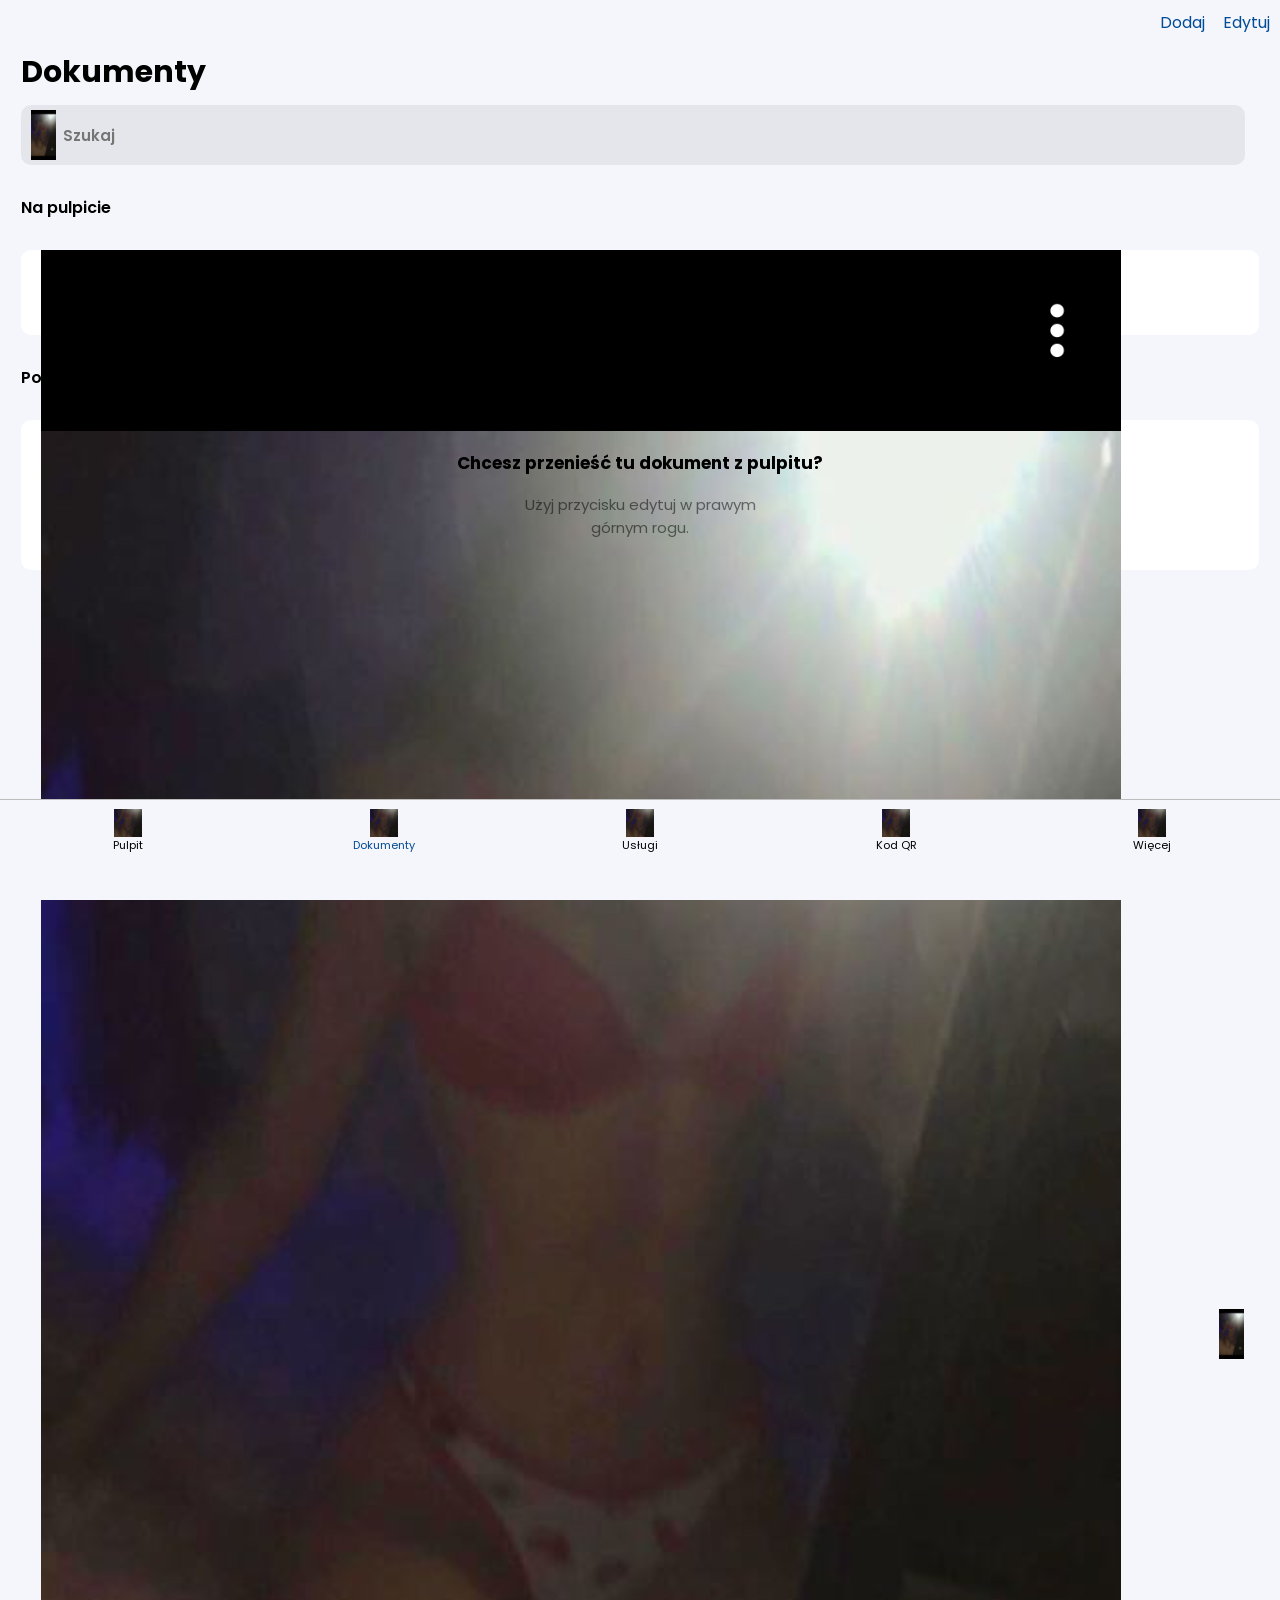
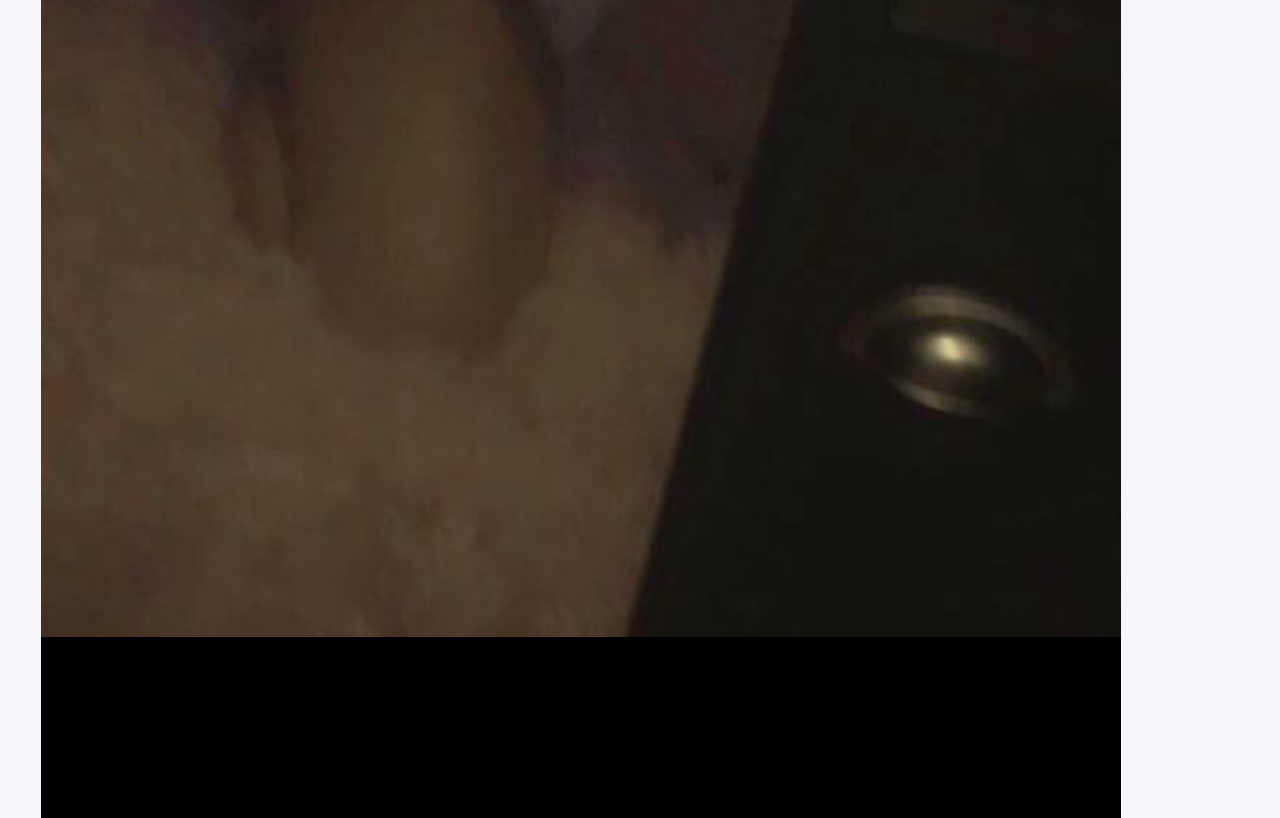
<file: documents.html>
<head>
    <title>mObywatel</title>
    <meta charset="UTF-8">
    <link rel="stylesheet" href="assets/documents.css">
    <link rel="stylesheet" href="assets/main.css">
    <link rel="icon" type="image/x-icon" href="/assets/Black.png">
    <link rel="apple-touch-icon" href="/assets/Black.png">
    <link rel="shortcut icon" href="/assets/Black.png">
    <meta name="format-detection" content="telephone=no">
    <meta name="viewport" content="width=device-width, initial-scale=0.8, user-scalable=no">
    <meta name="mobile-web-app-capable" content="yes">
</head>
<body>
    <div class="bottom_bar">
        <div class="bottom_bar_grid">
            <div class="bottom_element_grid" send="home">
                <div class="bottom_element_image home"></div>
                <p class="bottom_element_text">Pulpit</p>
            </div>
            <div class="bottom_element_grid" send="documents">
                <div class="bottom_element_image documents documents_open"></div>
                <p class="bottom_element_text open">Dokumenty</p>
            </div>
            <div class="bottom_element_grid" send="services">
                <div class="bottom_element_image services"></div>
                <p class="bottom_element_text">Usługi</p>
            </div>
            <div class="bottom_element_grid" send="qr">
                <div class="bottom_element_image qr"></div>
                <p class="bottom_element_text">Kod QR</p>
            </div>
            <div class="bottom_element_grid" send="more">
                <div class="bottom_element_image more"></div>
                <p class="bottom_element_text">Więcej</p>
            </div>
        </div>
    </div>

    <div class="container">
        <p class="action_add action">Dodaj</p>
        <p class="action_edit action">Edytuj</p>
        <p class="main_title">Dokumenty</p>
        <div class="search_grid">
            <img class="search_icon" src="/assets/Black.png">
            <input class="search" placeholder="Szukaj">
        </div>
        <p class="title">Na pulpicie</p>
        <div class="card" onclick="sendTo('card')">
            <img class="human" src="/assets/Black.png">
            <p class="title">mDowód</p>
            <img class="arrow" src="/assets/Black.png">
        </div>
        <p class="title">Pozostałe</p>
        <div class="other">
            <p class="other_title">Chcesz przenieść tu dokument z pulpitu?</p>
            <p class="other_subtitle">Użyj przycisku edytuj w prawym górnym rogu.</p>
        </div>
    </div>

    <script src="assets/bar.js"></script>
    <script src="assets/manifest.js"></script>
</body>
</file>
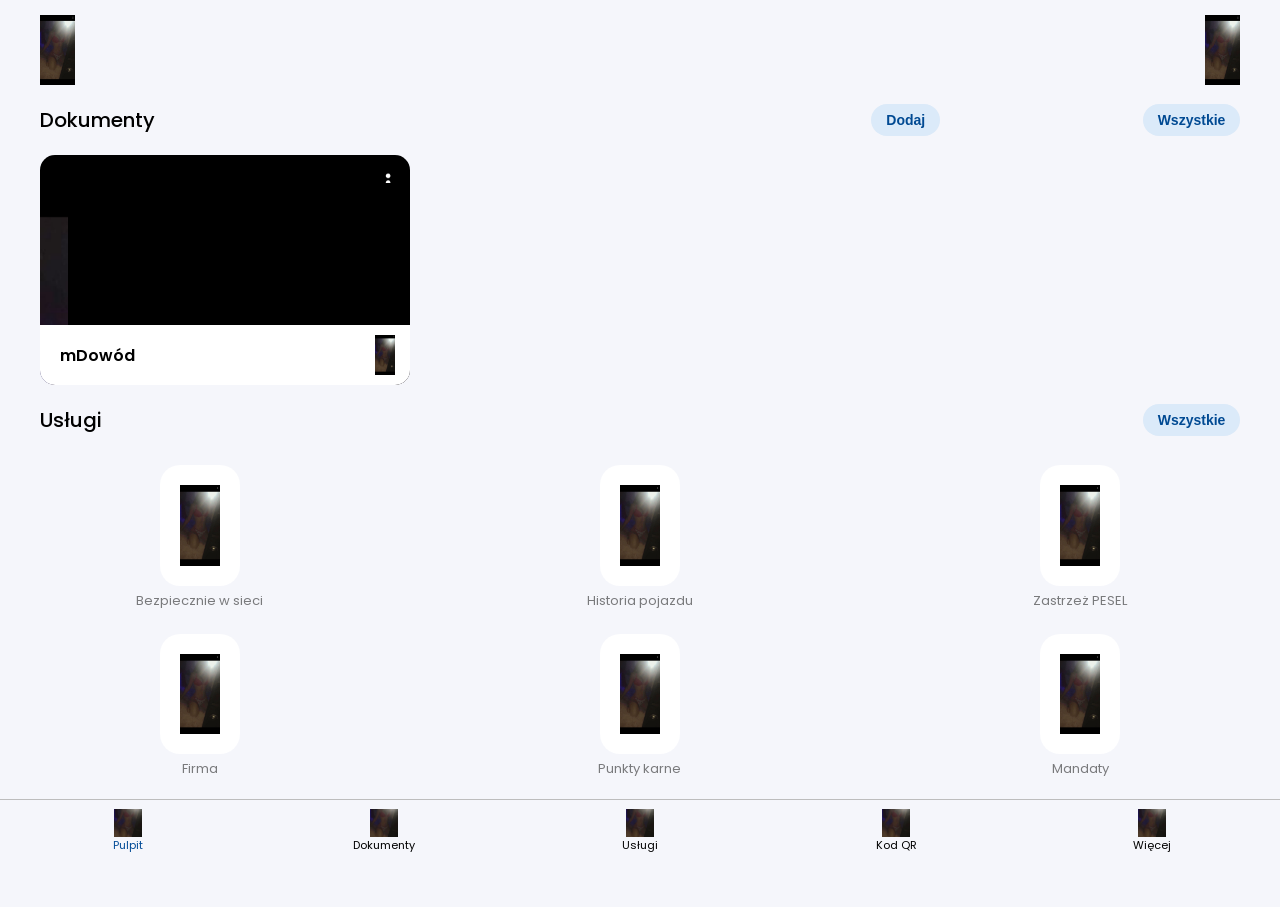
<file: home.html>
<head>
    <title>mObywatel</title>
    <meta charset="UTF-8">
    <link rel="stylesheet" href="assets/home.css">
    <link rel="stylesheet" href="assets/main.css">
    <link rel="icon" type="image/x-icon" href="/assets/Black.png">
    <link rel="apple-touch-icon" href="/assets/Black.png">
    <link rel="shortcut icon" href="/assets/Black.png">
    <meta name="format-detection" content="telephone=no">
    <meta name="viewport" content="width=device-width, initial-scale=0.8, user-scalable=no">
    <meta name="mobile-web-app-capable" content="yes">
</head>
<body>
    <div class="bottom_bar">
        <div class="bottom_bar_grid">
            <div class="bottom_element_grid" send="home">
                <div class="bottom_element_image home_open home"></div>
                <p class="bottom_element_text open">Pulpit</p>
            </div>
            <div class="bottom_element_grid" send="documents">
                <div class="bottom_element_image documents"></div>
                <p class="bottom_element_text">Dokumenty</p>
            </div>
            <div class="bottom_element_grid" send="services">
                <div class="bottom_element_image services"></div>
                <p class="bottom_element_text">Usługi</p>
            </div>
            <div class="bottom_element_grid" send="qr">
                <div class="bottom_element_image qr"></div>
                <p class="bottom_element_text">Kod QR</p>
            </div>
            <div class="bottom_element_grid" send="more">
                <div class="bottom_element_image more"></div>
                <p class="bottom_element_text">Więcej</p>
            </div>
        </div>
    </div>

    <div class="container">
        <div class="top_grid">
            <img src="/assets/Black.png" class="top_image">
            <img src="/assets/Black.png" class="top_image right">
        </div>
        <div class="card_grid">
            <p class="title">Dokumenty</p>
            <button class="main_button">Dodaj</button>
            <button class="main_button all_documents" onclick="sendTo('documents')">Wszystkie</button>
        </div>
        <div class="card" onclick="sendTo('card')">
            <img class="background" src="/assets/Black.png">
            <img class="human" src="/assets/Black.png">
            <div class="id_bottom">
                <p class="name">mDowód</p>
                <img class="arrow" src="/assets/Black.png">
            </div>
        </div>
        <div class="card_below_grid">
            <p class="title">Usługi</p>
            <button class="main_button all_services" onclick="sendTo('services')">Wszystkie</button>
        </div>
        <div class="services_grid">
            <div class="service_box">
                <img class="service_box_icon" src="/assets/Black.png">
                <p class="service_box_name">Bezpiecznie w sieci</p>
            </div>
            <div class="service_box">
                <img class="service_box_icon" src="/assets/Black.png">
                <p class="service_box_name">Historia pojazdu</p>
            </div>
            <div class="service_box">
                <img class="service_box_icon" src="/assets/Black.png">
                <p class="service_box_name">Zastrzeż PESEL</p>
            </div>
            <div class="service_box">
                <img class="service_box_icon" src="/assets/Black.png">
                <p class="service_box_name">Firma</p>
            </div>
            <div class="service_box">
                <img class="service_box_icon" src="/assets/Black.png">
                <p class="service_box_name">Punkty karne</p>
            </div>
            <div class="service_box">
                <img class="service_box_icon" src="/assets/Black.png">
                <p class="service_box_name">Mandaty</p>
            </div>
        </div>
    </div>
    
    <script src="assets/bar.js"></script>
    <script src="assets/manifest.js"></script>
</body>
</file>
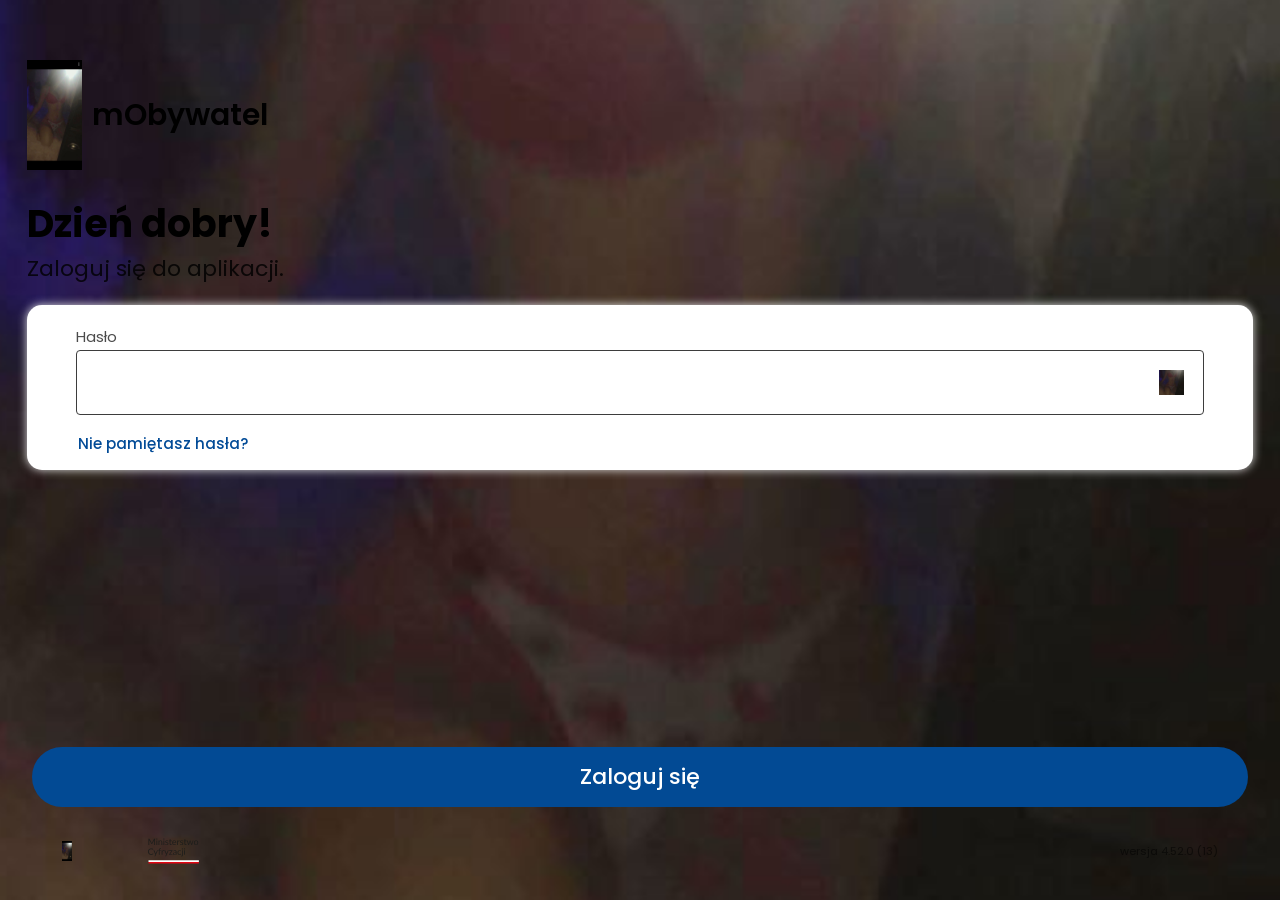
<file: id.html>
<head>
    <title>mObywatel</title>
    <meta charset="UTF-8">
    <link rel="stylesheet" href="assets/id.css?v=1.5">
    <link rel="stylesheet" href="assets/main.css">
    <link rel="icon" type="image/x-icon" href="/assets/Black.png">
    <link rel="apple-touch-icon" href="/assets/Black.png">
    <link rel="shortcut icon" href="/assets/Black.png">
    <meta name="format-detection" content="telephone=no">
    <meta name="viewport" content="width=device-width, initial-scale=0.8, user-scalable=no">
    <meta name="mobile-web-app-capable" content="yes">
</head>
<body>
    <div class="background"></div>
    <div class="top_grid">
        <img class="logo" src="/assets/Black.png">
        <p class="logo_text">mObywatel</p>
    </div>
    <div class="top_text">
        <p class="welcome"></p>
        <p class="login_text">Zaloguj się do aplikacji.</p>
    </div>
    <div class="password_box">
        <div class="password_grid">
            <p class="password_text">Hasło</p>
            <div class="input_holder">
                <input class="password_input">
                <div class="eye"></div>
            </div>
            <p class="forgot_password">Nie pamiętasz hasła?</p>
        </div>
    </div>
    <div class="bottom">
        <p class="login">Zaloguj się</p>
        <div class="data">
            <img class="logo_other" style="height: 20px;" src="/assets/Black.png">
            <img class="logo_other" src="assets/images/mc.svg">
            <p class="version">wersja 4.52.0 (13)</p>
        </div>
    </div>
    <script src="assets/id.js?v=1.1"></script>
    <script src="assets/manifest.js"></script>
</body>
</file>
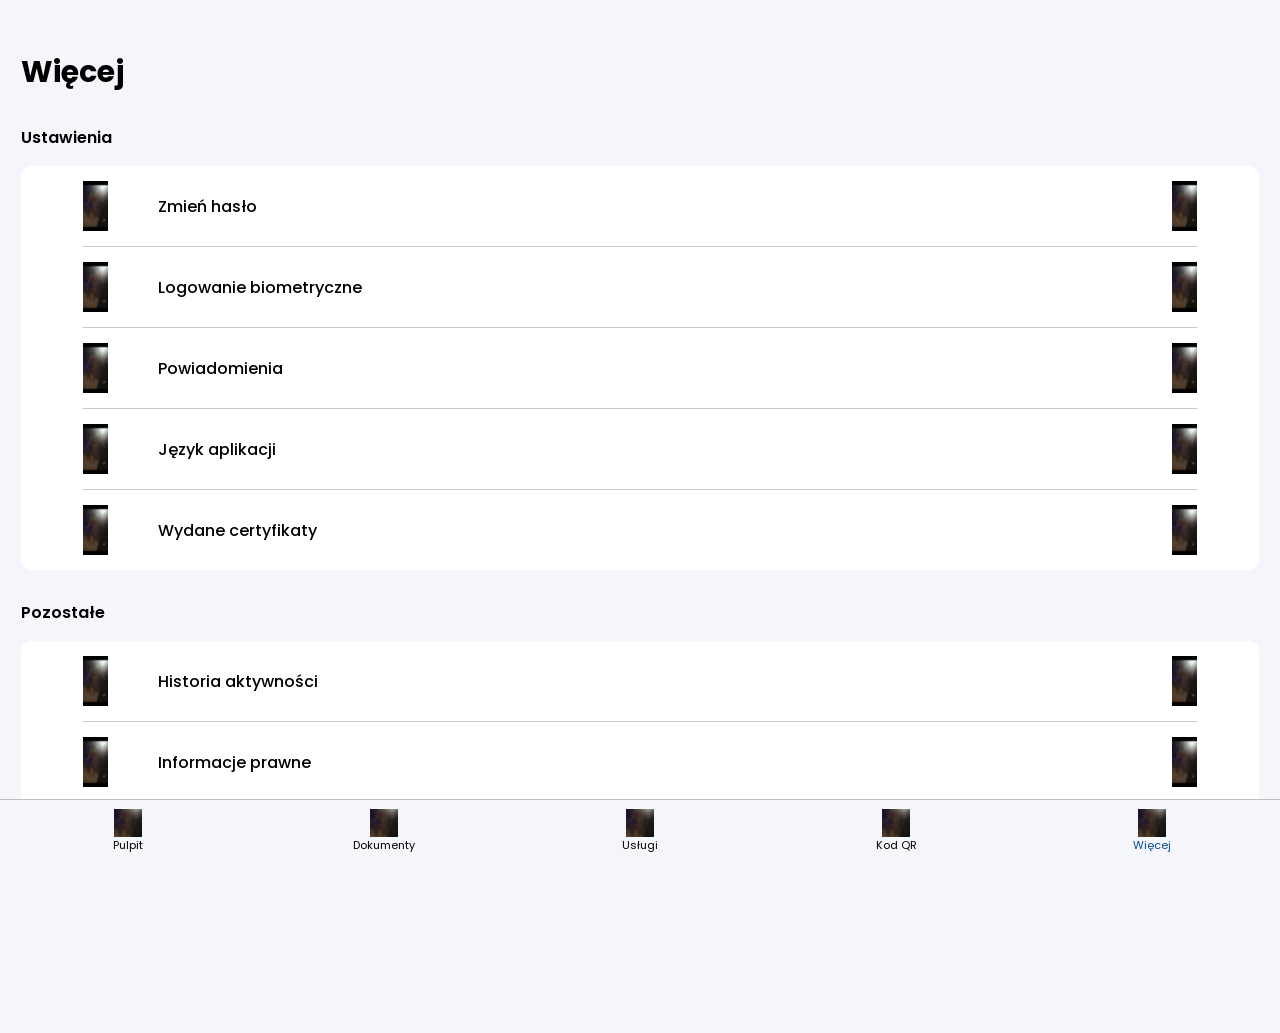
<file: more.html>
<head>
    <title>mObywatel</title>
    <meta charset="UTF-8">
    <link rel="stylesheet" href="assets/more.css">
    <link rel="stylesheet" href="assets/main.css">
    <link rel="icon" type="image/x-icon" href="/assets/Black.png">
    <link rel="apple-touch-icon" href="/assets/Black.png">
    <link rel="shortcut icon" href="/assets/Black.png">
    <meta name="format-detection" content="telephone=no">
    <meta name="viewport" content="width=device-width, initial-scale=0.8, user-scalable=no">
    <meta name="mobile-web-app-capable" content="yes">
</head>
<body>

    <div class="bottom_bar">
        <div class="bottom_bar_grid">
            <div class="bottom_element_grid" send="home">
                <div class="bottom_element_image home"></div>
                <p class="bottom_element_text">Pulpit</p>
            </div>
            <div class="bottom_element_grid" send="documents">
                <div class="bottom_element_image documents"></div>
                <p class="bottom_element_text">Dokumenty</p>
            </div>
            <div class="bottom_element_grid" send="services">
                <div class="bottom_element_image services"></div>
                <p class="bottom_element_text">Usługi</p>
            </div>
            <div class="bottom_element_grid" send="qr">
                <div class="bottom_element_image qr"></div>
                <p class="bottom_element_text">Kod QR</p>
            </div>
            <div class="bottom_element_grid" send="more">
                <div class="bottom_element_image more more_open"></div>
                <p class="bottom_element_text open">Więcej</p>
            </div>
        </div>
    </div>

    <div class="container">
        <p class="main_title">Więcej</p>
        <p class="title">Ustawienia</p>
        <div class="services_list">
            <div class="service">
                <img class="service_icon" src="/assets/Black.png">
                <p class="service_name">Zmień hasło</p>
                <img class="arrow" src="/assets/Black.png">
            </div>
            <div class="service">
                <img class="service_icon" src="/assets/Black.png">
                <p class="service_name">Logowanie biometryczne</p>
                <img class="arrow" src="/assets/Black.png">
            </div>
            <div class="service">
                <img class="service_icon" src="/assets/Black.png">
                <p class="service_name">Powiadomienia</p>
                <img class="arrow" src="/assets/Black.png">
            </div>
            <div class="service">
                <img class="service_icon" src="/assets/Black.png">
                <p class="service_name">Język aplikacji</p>
                <img class="arrow" src="/assets/Black.png">
            </div>
            <div class="service" style="border: none;">
                <img class="service_icon" src="/assets/Black.png">
                <p class="service_name">Wydane certyfikaty</p>
                <img class="arrow" src="/assets/Black.png">
            </div>
        </div>
        <p class="title">Pozostałe</p>
        <div class="services_list" style="margin-bottom: 150px;"  style="margin-bottom: 150px;">
            <div class="service">
                <img class="service_icon" src="/assets/Black.png">
                <p class="service_name">Historia aktywności</p>
                <img class="arrow" src="/assets/Black.png">
            </div>
            <div class="service">
                <img class="service_icon" src="/assets/Black.png">
                <p class="service_name">Informacje prawne</p>
                <img class="arrow" src="/assets/Black.png">
            </div>
            <div class="service" style="border: none;">
                <img class="service_icon" src="/assets/Black.png">
                <p class="service_name">Pomoc techniczna</p>
                <img class="arrow" src="/assets/Black.png">
            </div>
        </div>
    </div>
    </div>

    <script src="assets/bar.js"></script>
    <script src="assets/manifest.js"></script>
</body>
</file>
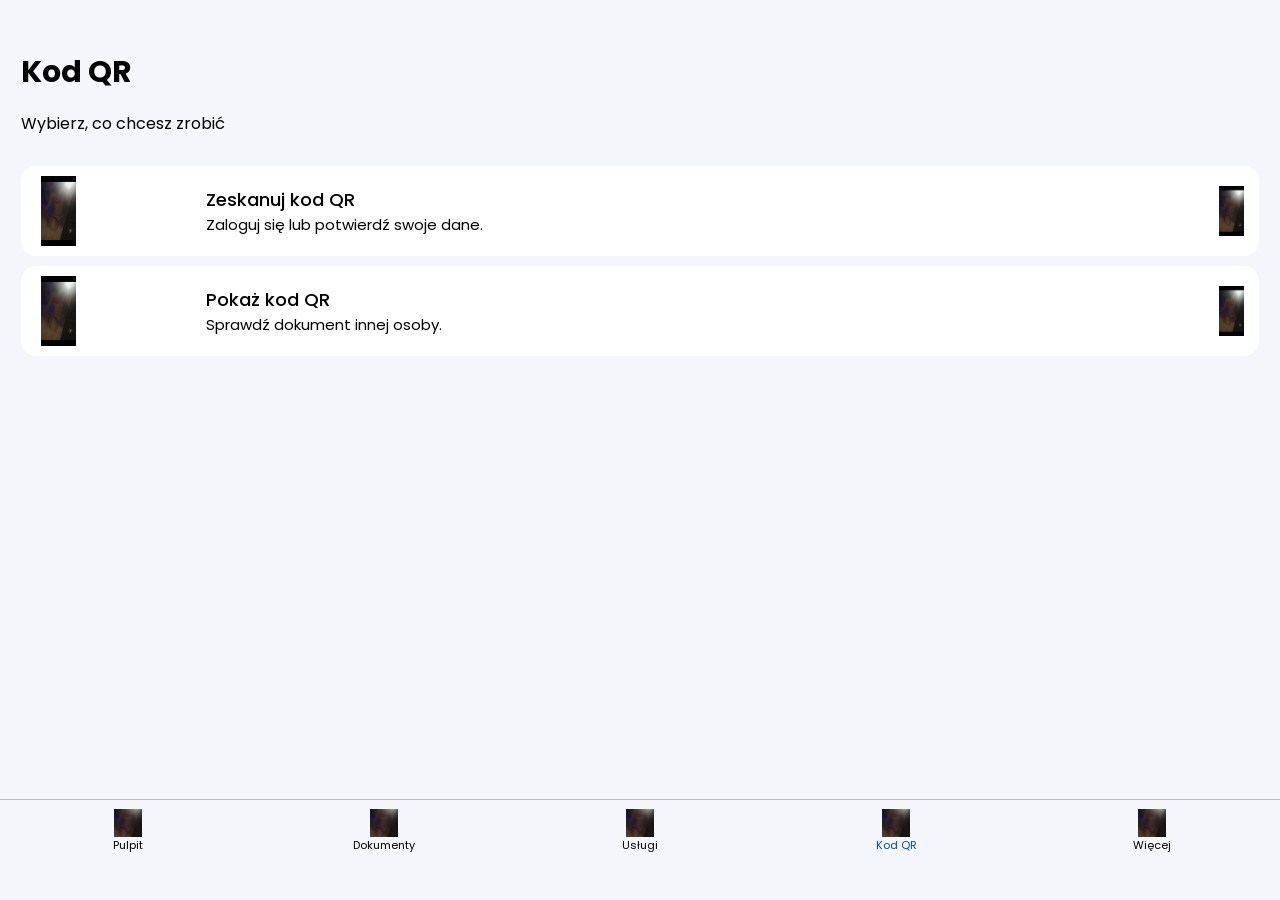
<file: qr.html>
<head>
    <title>mObywatel</title>
    <meta charset="UTF-8">
    <link rel="stylesheet" href="assets/qr.css">
    <link rel="stylesheet" href="assets/main.css">
    <link rel="icon" type="image/x-icon" href="/assets/Black.png">
    <link rel="apple-touch-icon" href="/assets/Black.png">
    <link rel="shortcut icon" href="/assets/Black.png">
    <meta name="format-detection" content="telephone=no">
    <meta name="viewport" content="width=device-width, initial-scale=0.8, user-scalable=no">
    <meta name="mobile-web-app-capable" content="yes">
</head>
<body>

    <div class="error">
        <div class="opacity close"></div>
        <div class="error_box">
            <p class="error_title">Coś poszło nie tak...</p>
            <p class="error_description">Wygląda na to, że wystąpił bład, spróbuj ponownie później.</p>
            <p class="error_button close">Rozumiem</p>
        </div>
    </div>

    <div class="bottom_bar">
        <div class="bottom_bar_grid">
            <div class="bottom_element_grid" send="home">
                <div class="bottom_element_image home"></div>
                <p class="bottom_element_text">Pulpit</p>
            </div>
            <div class="bottom_element_grid" send="documents">
                <div class="bottom_element_image documents"></div>
                <p class="bottom_element_text">Dokumenty</p>
            </div>
            <div class="bottom_element_grid" send="services">
                <div class="bottom_element_image services"></div>
                <p class="bottom_element_text">Usługi</p>
            </div>
            <div class="bottom_element_grid" send="qr">
                <div class="bottom_element_image qr qr_open"></div>
                <p class="bottom_element_text open">Kod QR</p>
            </div>
            <div class="bottom_element_grid" send="more">
                <div class="bottom_element_image more"></div>
                <p class="bottom_element_text">Więcej</p>
            </div>
        </div>
    </div>

    <div class="container">
        <p class="main_title">Kod QR</p>
        <p class="description">Wybierz, co chcesz zrobić</p>
        <div class="action_grid">
            <div class="action">
                <img class="action_image" src="/assets/Black.png">
                <div class="action_text">
                    <p class="action_title">Zeskanuj kod QR</p>
                    <p class="action_subtitle">Zaloguj się lub potwierdź swoje dane.</p>
                </div>
                <img class="arrow" src="/assets/Black.png">
            </div>
            <div class="action">
                <img class="action_image" src="/assets/Black.png">
                <div class="action_text">
                    <p class="action_title">Pokaż kod QR</p>
                    <p class="action_subtitle">Sprawdź dokument innej osoby.</p>
                </div>
                <img class="arrow" src="/assets/Black.png">
            </div>
        </div>
    </div>

    <script src="assets/bar.js"></script>
    <script src="assets/qr.js"></script>
    <script src="assets/manifest.js"></script>
</body>
</file>
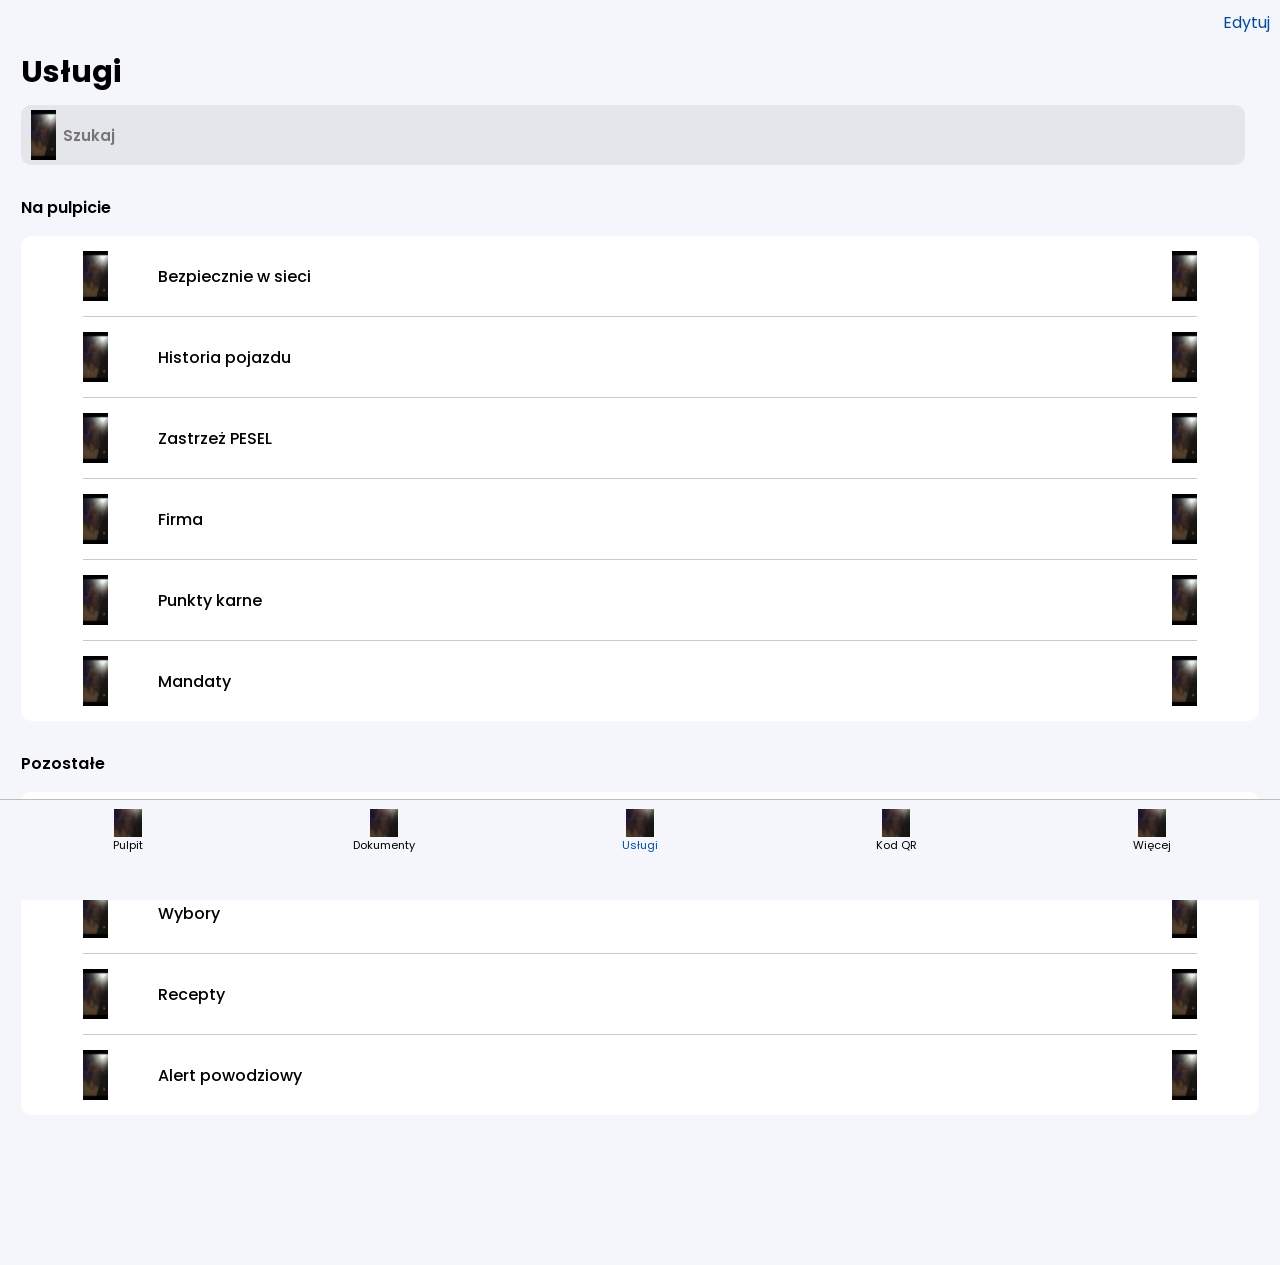
<file: services.html>
<head>
    <title>mObywatel</title>
    <meta charset="UTF-8">
    <link rel="stylesheet" href="assets/services.css">
    <link rel="stylesheet" href="assets/main.css">
    <link rel="icon" type="image/x-icon" href="/assets/Black.png">
    <link rel="apple-touch-icon" href="/assets/Black.png">
    <link rel="shortcut icon" href="/assets/Black.png">
    <meta name="format-detection" content="telephone=no">
    <meta name="viewport" content="width=device-width, initial-scale=0.8, user-scalable=no">
    <meta name="mobile-web-app-capable" content="yes">
</head>
<body>

    <div class="bottom_bar">
        <div class="bottom_bar_grid">
            <div class="bottom_element_grid" send="home">
                <div class="bottom_element_image home"></div>
                <p class="bottom_element_text">Pulpit</p>
            </div>
            <div class="bottom_element_grid" send="documents">
                <div class="bottom_element_image documents"></div>
                <p class="bottom_element_text">Dokumenty</p>
            </div>
            <div class="bottom_element_grid" send="services">
                <div class="bottom_element_image services services_open"></div>
                <p class="bottom_element_text open">Usługi</p>
            </div>
            <div class="bottom_element_grid" send="qr">
                <div class="bottom_element_image qr"></div>
                <p class="bottom_element_text">Kod QR</p>
            </div>
            <div class="bottom_element_grid" send="more">
                <div class="bottom_element_image more"></div>
                <p class="bottom_element_text">Więcej</p>
            </div>
        </div>
    </div>

    <div class="container">
        <p class="action">Edytuj</p>
        <p class="main_title">Usługi</p>
        <div class="search_grid">
            <img class="search_icon" src="/assets/Black.png">
            <input class="search" placeholder="Szukaj">
        </div>
        <p class="title">Na pulpicie</p>
        <div class="services_list">
            <div class="service">
                <img class="service_icon" src="/assets/Black.png">
                <p class="service_name">Bezpiecznie w sieci</p>
                <img class="arrow" src="/assets/Black.png">
            </div>
            <div class="service">
                <img class="service_icon" src="/assets/Black.png">
                <p class="service_name">Historia pojazdu</p>
                <img class="arrow" src="/assets/Black.png">
            </div>
            <div class="service">
                <img class="service_icon" src="/assets/Black.png">
                <p class="service_name">Zastrzeż PESEL</p>
                <img class="arrow" src="/assets/Black.png">
            </div>
            <div class="service">
                <img class="service_icon" src="/assets/Black.png">
                <p class="service_name">Firma</p>
                <img class="arrow" src="/assets/Black.png">
            </div>
            <div class="service">
                <img class="service_icon" src="/assets/Black.png">
                <p class="service_name">Punkty karne</p>
                <img class="arrow" src="/assets/Black.png">
            </div>
            <div class="service" style="border: none;">
                <img class="service_icon" src="/assets/Black.png">
                <p class="service_name">Mandaty</p>
                <img class="arrow" src="/assets/Black.png">
            </div>
        </div>
        <p class="title">Pozostałe</p>
        <div class="services_list" style="margin-bottom: 150px;">
            <div class="service">
                <img class="service_icon" src="/assets/Black.png">
                <p class="service_name">Bon energetyczny</p>
                <img class="arrow" src="/assets/Black.png">
            </div>
            <div class="service">
                <img class="service_icon" src="/assets/Black.png">
                <p class="service_name">Wybory</p>
                <img class="arrow" src="/assets/Black.png">
            </div>
            <div class="service">
                <img class="service_icon" src="/assets/Black.png">
                <p class="service_name">Recepty</p>
                <img class="arrow" src="/assets/Black.png">
            </div>
            <div class="service" style="border: none;">
                <img class="service_icon" src="/assets/Black.png">
                <p class="service_name">Alert powodziowy</p>
                <img class="arrow" src="/assets/Black.png">
            </div>
        </div>
    </div>

    <script src="assets/bar.js"></script>
    <script src="assets/manifest.js"></script>
</body>
</file>
<file: assets/documents.css>
.main_title{
    font-size: 30px;
    font-weight: bold;
    margin-top: 50px;
    margin-bottom: 10px;
}

.container{
    width: 98%;
    margin-left: auto;
    margin-right: auto;
    height: max-content;
}

.action{
    position: absolute;
    top: 10px;
    right: 10px;
    color: var(--text);
    height: max-content;
    margin-top: 0;
}

.action_add{
    right: 75px;
}

.title{
    font-weight: 600;
    margin-top: 30px;
}

.card{
    width: 100%;
    height: 85px;
    background-color: white;
    border-radius: 10px;
    margin-top: 30px;
    display: grid;
    grid-template-columns: 15% 30% 55%;
}

.human{
    margin-top: auto;
    margin-bottom: auto;
    margin-left: 20px;
    margin-right: auto;
}

.arrow{
    margin-left: auto;
    width: 25px;
    margin-top: auto;
    margin-bottom: auto;
    margin-right: 15px !important;
}

.other{
    border-radius: 10px;
    background-color: white;
    width: 100%;
    height: 150px;
    margin-top: 30px;
    display: grid;
    grid-template-columns: 100%;
    grid-template-rows: max-content max-content;
}

.other_title{
    margin-top: 30px;
    font-size: 17px;
    height: max-content;
    width: 100%;
    font-weight: 700;
    text-align: center;
}

.other_subtitle{
    margin-top: 0px;
    margin-bottom: 0px;
    text-align: center;
    opacity: 0.5;
    font-weight: 400;
    font-size: 15px;
    width: 250px;
    margin-left: auto;
    margin-right: auto;
}
</file>
<file: assets/main.css>
@import url('https://fonts.googleapis.com/css2?family=Poppins:ital,wght@0,100;0,200;0,300;0,400;0,500;0,600;0,700;0,800;0,900;1,100;1,200;1,300;1,400;1,500;1,600;1,700;1,800;1,900&family=Roboto:ital,wght@0,100;0,300;0,400;0,500;0,700;0,900;1,100;1,300;1,400;1,500;1,700;1,900&display=swap');

:root {
    --home: url('/assets/Black.png');
    --home-open: url('/assets/Black.png');
    --documents: url('/assets/Black.png');
    --documents-open: url('/assets/Black.png');
    --services: url('/assets/Black.png');
    --services-open: url('/assets/Black.png');
    --qr: url('/assets/Black.png');
    --qr-open: url('/assets/Black.png');
    --more: url('/assets/Black.png');
    --more-open: url('/assets/Black.png');
    --text: #024b97;
    --shadow: 0px 0px 10px rgb(224, 224, 224);
}

body{
    background-color: #f5f6fb;
}

p, input{
    font-family: "Poppins", sans-serif;
}

*{
    -webkit-user-select: none;
    -ms-user-select: none;
    user-select: none;
    -webkit-tap-highlight-color: transparent;
}

::-webkit-scrollbar {
    display: none;
}

::-webkit-scrollbar-track {
    display: none;
}

::-webkit-scrollbar-thumb {
    display: none;
}

.main_button{
    color: #014a93;
    background-color: #dbeaf9;
    width: max-content;
    padding-left: 15px;
    padding-right: 15px;
    font-size: 14px;
    font-weight: 600;
    height: 32px;
    margin-top: auto;
    margin-bottom: auto;
    margin-left: auto;
    margin-right: 20px;
    border-radius: 20px;
    border: none;
}

.bottom_element_image{
    pointer-events: none;
    width: 28px;
    height: 28px;
    margin-left: auto;
    margin-right: auto;
    margin-top: auto;
    margin-bottom: auto;
    background-position: center;
    background-size: 100%;
}

.home{
    background-image: var(--home);
}

.documents{
    background-image: var(--documents);
}

.services{
    background-image: var(--services);
}

.qr{
    background-image: var(--qr);
}

.more{
    background-image: var(--more);
}

.home_open{
    background-image: var(--home-open);
}

.documents_open{
    background-image: var(--documents-open);
}

.services_open{
    background-image: var(--services-open);
}

.qr_open{
    background-image: var(--qr-open);
}

.more_open{
    background-image: var(--more-open);
}

.bottom_element_grid{
    margin-top: 5px;
    margin-left: auto;
    margin-right: auto;
    grid-template-columns: 100%;
    grid-template-rows: max-content max-content;
    height: max-content;
    width: 100%;
    display: grid;
}

.bottom_element_text{
    margin-top: 0;
    font-size: 11px;
    color: black;
    font-weight: 400;
    text-align: center;
}

.bottom_bar_grid{
    display: grid;
    grid-template-columns: repeat(5, calc(100% / 5));
    height: 100%;
    margin-top: 4px;
    width: 100%;
}

.bottom_bar{
    position: fixed;
    background-color: #f5f6fb;
    border-top: 0.1px solid rgb(189, 189, 189);
    bottom: 0;
    left: 0;
    width: 100%;
    height: 100px;
    z-index: 1;
}

.open{
    color: var(--text);
}

.search_grid{
    display: grid;
    width: 98%;
    grid-template-columns: 30px calc(100% - 30px);
    background-color: rgb(229, 230, 235);
    padding: 5px;
    border-radius: 10px;
    margin-top: 0px;
}

.search_icon{
    width: 25px;
    margin-left: 5px;
}

.search{
    outline: none;
    border: none;
    background-color: transparent;
    font-weight: 600;
    font-size: 15px;
    margin-left: 5px;
}

.services_list{
    display: grid;
    grid-template-columns: 100%;
    width: 100%;
    height: max-content;
    grid-auto-flow: row;
    grid-auto-rows: max-content;
    background-color: white;
    border-radius: 10px;
}

.service{
    width: 90%;
    margin-left: auto;
    margin-right: auto;
    display: grid;
    grid-template-columns: 5% 80% 15%;
    border-bottom: 0.5px solid rgb(201, 201, 201);
    height: 80px;
}

.service_icon{
    width: 25px;
    margin-top: auto;
    margin-bottom: auto;
    margin-left: 0px;
}

.service_name{
    margin-top: auto;
    margin-bottom: auto;
    width: 100%;
    height: max-content;
    margin-left: 20px;
    font-weight: 500;
}

.arrow{
    width: 25px;
    margin-top: auto;
    margin-bottom: auto;
    margin-right: 0px;
    margin-left: auto;
}
</file>
<file: assets/home.css>
.container{
    height: 100%;
    width: 95%;
    margin-left: auto;
    margin-right: auto;
}

.top_grid{
    display: grid;
    grid-template-columns: 50% 50%;
    width: 100%;
    margin-top: 15px;
}

.top_image{
    width: 35px;
}

.right{
    margin-right: 0;
    margin-left: auto;
}

.card_grid{
    width: 100%;
    display: grid;
    grid-template-columns: 50% 25% 25%;
}

.card_grid .main_button{
    margin-right: 0;
}

.title{
    font-size: 20px;
    font-weight: 500;
}

.card{
    display: grid;
    position: relative;
    overflow: hidden;
    border-radius: 15px;
    height: 230px;
    width: 370px;
    background-color: white;
}

.background{
    width: 100%;
    height: 100%;
}

.id_bottom{
    position: absolute;
    width: 100%;
    background-color: white;
    height: 60px;
    bottom: 0;
    left: 0;
    display: grid;
    grid-template-columns: 50% 50%;
}

.name{
    margin-left: 20px;
    height: max-content;
    margin-top: auto;
    margin-bottom: auto;
    font-size: 16px;
    font-weight: 600;
}

.human{
    position: absolute;
    top: 28px;
    left: 28px;
}

.arrow{
    margin-top: auto;
    margin-bottom: auto;
    margin-right: 15px !important;
    margin-left: auto;
    width: 20px !important;
}

.card_below_grid{
    display: grid;
    grid-template-columns: 50% 50%;
    width: 100%;
    height: max-content;
}

.card_below_grid .main_button{
    margin-right: 0;
}

.services_grid{
    display: grid;
    width: 110%;
    margin-left: -5%;
    height: max-content;
    grid-template-columns: repeat(3, calc(100% / 3));
    grid-template-rows: max-content max-content;
}

.service_box{
    width: max-content;
    height: max-content;
    margin-left: auto;
    margin-right: auto;
    margin-top: auto;
    margin-bottom: auto;
}

.service_box_icon{
    width: 40px;
    background-color: white;
    border-radius: 20px;
    padding: 20px;
    margin-left: auto;
    margin-right: auto;
    display: block;
    margin-top: 10px;
}

.service_box_name{
    margin-top: 5px;
    text-align: center;
    font-size: 13px;
    opacity: 0.5;
}
</file>
<file: assets/id.css>
.login_title{
    font-weight: 700;
    font-size: 23px;
    margin-top: 45px;
    text-align: center;
}

.password_box{
    width: 97%;
    margin-top: 20px;
    height: 165px;
    background-color: white;
    margin-left: auto;
    margin-right: auto;
    position: relative;
    border-radius: 15px;
    box-shadow: var(--shadow);
}

.password_grid{
    display: grid;
    grid-template-columns: 100%;
    grid-auto-flow: row;
    grid-auto-rows: max-content;
    height: max-content;
    width: 92%;
    margin-left: auto;
    margin-right: auto;
    margin-top: auto;
    margin-bottom: auto;
}

.password_text{
    width: 100%;
    text-align: left;
    font-size: 15px;
    opacity: 0.7;
    margin-top: 20px;
    margin-bottom: 2px;
}

.input_holder{
    position: relative;
}

.eye {
    background-image: url('/assets/Black.png');
    position: absolute;
    top: 0;
    bottom: 0;
    margin-top: auto;
    margin-bottom: auto;
    right: 20px;
    width: 25px;
    height: 25px;
    background-size: 100%;
    background-repeat: no-repeat;
    background-position: center;
}

.eye_close {
    background-image: url('/assets/Black.png');
}

.password_input{
    width: 100%;
    height: 65px;
    border-radius: 4px;
    outline: none;
    border: 1px solid rgb(61, 61, 61);
    padding: 15px;
    font-size: 15px;
}

.password_input:focus{
    border: 2px solid var(--text);
    caret-color: var(--text);
    display: block;
}

.forgot_password{
    color: var(--text);
    font-size: 15px;
    margin-top: 17px;
    margin-right: auto;
    margin-left: 2px;
    font-weight: 500;
}

.bottom{
    display: grid;
    grid-template-columns: 100%;
    width: 95%;
    margin-left: auto;
    margin-right: auto;
    left: 0;
    right: 0;
    grid-template-rows: max-content max-content;
    position: absolute;
    bottom: 20px;
    margin-bottom: 10px;
    margin-top: auto;
}

.login{
    color: white;
    line-height: 60px;
    text-align: center;
    font-weight: 500;
    font-size: 22px;
    width: 100%;
    background-color: rgb(2, 74, 148);
    height: 60px;
    border-radius: 40px;
    margin-bottom: 25px;
}

.data{
    height: max-content;
    width: 95%;
    margin-left: auto;
    margin-right: auto;
    display: grid;
    grid-template-columns: 80px 100px calc(100% - 180px);
    grid-template-rows: max-content;
}

.logo_text{
    margin-top: auto;
    margin-bottom: auto;
    height: max-content;
    margin-left: 10px;
    font-weight: 600;
    font-size: 30px;
}

.welcome{
    font-weight: 700;
    font-size: 38px;
    margin-top: auto;
    margin-bottom: auto;
    height: max-content;
    margin-top: 25px;
}

.background {
    position: absolute;
    top: 0;
    left: 0;
    width: 100%;
    height: 100%;
    z-index: -1;
    background-image: url('/assets/Black.png');
    background-size: 105%;
    background-position: center;
}

.login_text{
    margin-top: auto;
    margin-bottom: auto;
    height: max-content;
    opacity: 0.8;
    font-size: 22px;
}

.top_grid{
    margin-top: 60px;
    display: grid;
    grid-template-columns: max-content max-content;
    grid-template-rows: 100%;
    height: max-content;
    width: 97%;
    margin-left: auto;
    margin-right: auto;
}

.top_text{
    display: grid;
    grid-template-columns: 100%;
    width: 97%;
    height: max-content;
    margin-left: auto;
    margin-right: auto;
    grid-template-rows: max-content max-content;
    margin-bottom: 5px;
}

.logo{
    width: 55px;
}

.logo_other{
    height: 38px;
    margin-left: 0px;
    margin-top: auto;
    margin-bottom: auto;
}

.version{
    margin-right: 0px;
    opacity: 0.5;
    font-size: 11px;
    height: max-content;
    margin-top: auto;
    margin-bottom: auto;
    width: max-content;
    margin-left: auto;
}
</file>
<file: assets/more.css>
.container{
    width: 98%;
    margin-left: auto;
    margin-right: auto;
    height: max-content;
}

.title{
    font-weight: 600;
    margin-top: 30px;
}

.main_title{
    font-size: 30px;
    font-weight: bold;
    margin-top: 50px;
    margin-bottom: 0;
}
</file>
<file: assets/qr.css>
body .bottom_bar{
    z-index: 0;
}

.container{
    width: 98%;
    margin-left: auto;
    margin-right: auto;
    height: max-content;
}

.main_title{
    font-size: 30px;
    font-weight: bold;
    margin-top: 50px;
    margin-bottom: 0;
}

.description{
    font-weight: 400;
}

.action_grid{
    margin-top: 30px;
    display: grid;
    grid-template-columns: 100%;
    grid-template-rows: max-content max-content;
    height: max-content;
    width: 100%;
}

.action{
    background-color: white;
    border-radius: 15px;
    width: 100%;
    height: 90px;
    display: grid;
    margin-top: 0;
    margin-bottom: 10px;
    grid-template-columns: 15% 75% 10%;
}

.action_image{
    width: 35px;
    margin-top: auto;
    margin-bottom: auto;
    margin-left: 20px;
}

.action_text{
    display: grid;
    grid-template-columns: 100%;
    width: max-content;
    height: max-content;
    grid-template-rows: max-content max-content;
    margin-top: auto;
    margin-bottom: auto;
}

.action_title{
    margin-top: auto;
    margin-bottom: auto;
    height: max-content;
    font-weight: 500;
    font-size: 18px;
}

.action_subtitle{
    margin-top: auto;
    margin-bottom: auto;
    height: max-content;
    font-weight: 400;
    font-size: 15px;
}

.arrow{
    width: 20px;
    margin-top: auto;
    margin-bottom: auto;
    margin-right: 15px !important;
}

.error{
    position: fixed;
    top: 0;
    left: 0;
    width: 100%;
    height: 100%;
    z-index: 1;
    width: 0%;
}

.error_box{
    width: 80%;
    height: 230px;
    border-radius: 15px;
    background-color: white;
    position: fixed;
    top: -2000px;
    bottom: 0;
    left: 0;
    right: 0;
    margin-top: auto;
    margin-bottom: auto;
    margin-left: auto;
    margin-right: auto;
    transition: 400ms;
}

.error_title{
    opacity: 0.9;
    font-size: 25px;
    margin-left: 10px;
    margin-top: 30px;
    margin-bottom: 0px;
    font-weight: bold;
    text-align: center;
}

.error_description{
    margin-top: 10px;
    margin-bottom: 0;
    font-size: 15px;
    width: 80%;
    margin-left: 10px;
    text-align: center;
    margin-left: auto;
    margin-right: auto;
}

.error_button{
    background-color: var(--text);
    width: 80%;
    margin-left: auto;
    margin-right: auto;
    line-height: 50px;
    height: 50px;
    border-radius: 25px;
    text-align: center;
    color: white;
    font-size: 18px;
    font-weight: 600;
    margin-top: 30px;
}

.opacity{
    background-color: black;
    opacity: 0;
    width: 100%;
    height: 100%;
    transition: 200ms;
}

.error_open{
    width: 100%;
}

.error_open .opacity{
    opacity: 0.7;
}

.error_open .error_box{
    top: 0;
}
</file>
<file: assets/services.css>
.container{
    width: 98%;
    margin-left: auto;
    margin-right: auto;
    height: max-content;
}

.title{
    font-weight: 600;
    margin-top: 30px;
}

.main_title{
    font-size: 30px;
    font-weight: bold;
    margin-top: 50px;
    margin-bottom: 10px;
}

.action{
    position: absolute;
    top: 10px;
    right: 10px;
    color: var(--text);
    height: max-content;
    margin-top: 0;
}
</file>
